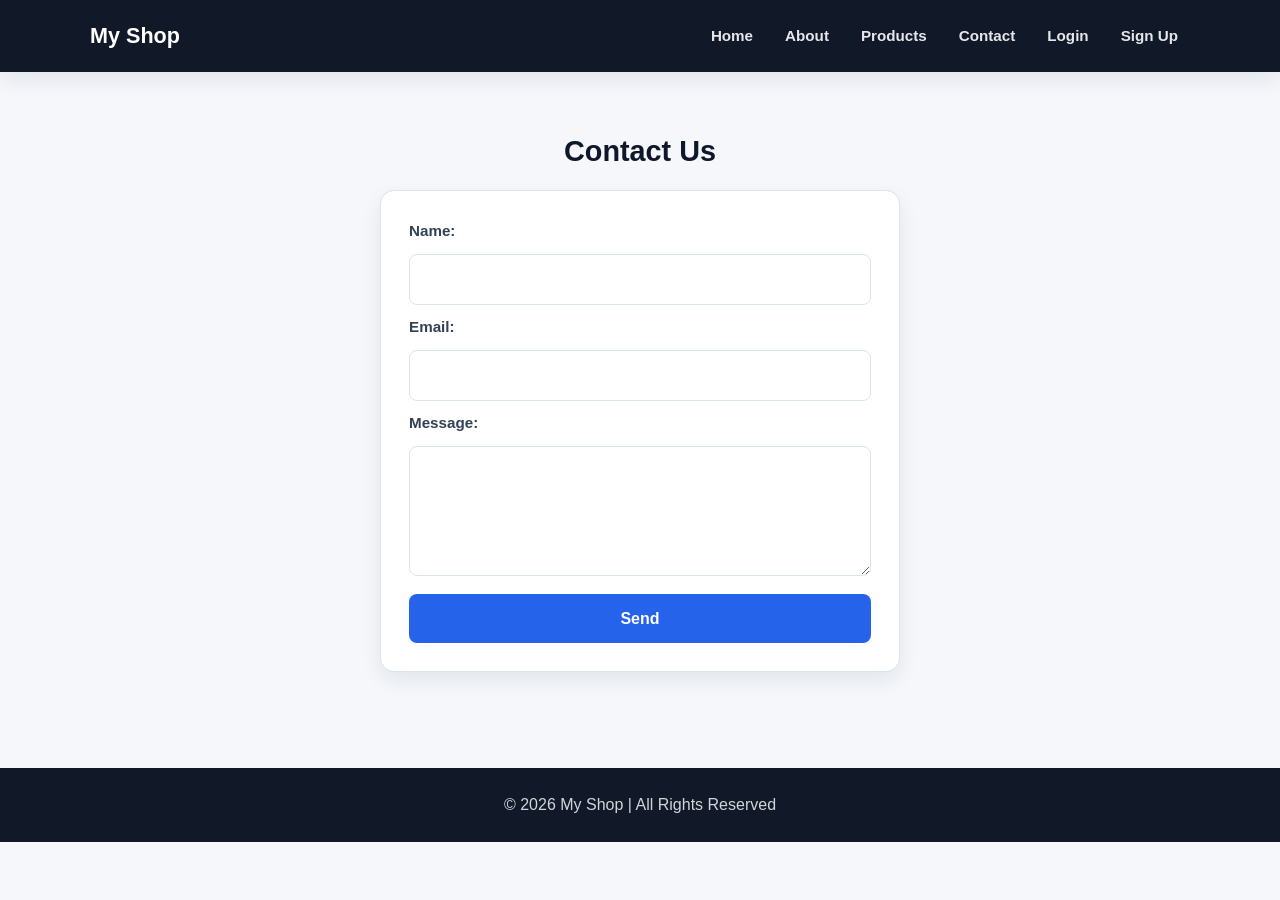
<file: contact.html>
<!DOCTYPE html>
<html lang="en">
<head>
    <meta charset="UTF-8">
    <meta name="viewport" content="width=device-width, initial-scale=1.0">
    <title>Document</title>
    <link rel="stylesheet" href="style.css">

</head>
<body>
    
    <header>
        <div class="logo">My Shop</div>

        <nav>
            <ul>
                <li><a href="#home">Home</a></li>
                <li><a href="#about">About</a></li>
                <li><a href="#products">Products</a></li>
                <li><a href="contact.html">Contact</a></li>
                <li><a href="login.html">Login</a></li>
                <li><a href="signup.html">Sign Up</a></li>
            </ul>
        </nav>
    </header>
    <section id="contact" class="contact">
        <h2>Contact Us</h2>
    
        <form>
            <label>Name:</label>
            <input type="text" required>
    
            <label>Email:</label>
            <input type="email" required>
    
            <label>Message:</label>
            <textarea required></textarea>
    
            <button type="submit">Send</button>
        </form>
    </section>
    <footer>
        <p>&copy; 2026 My Shop | All Rights Reserved</p>
    </footer>
    
    
</body>
</html>
</file>
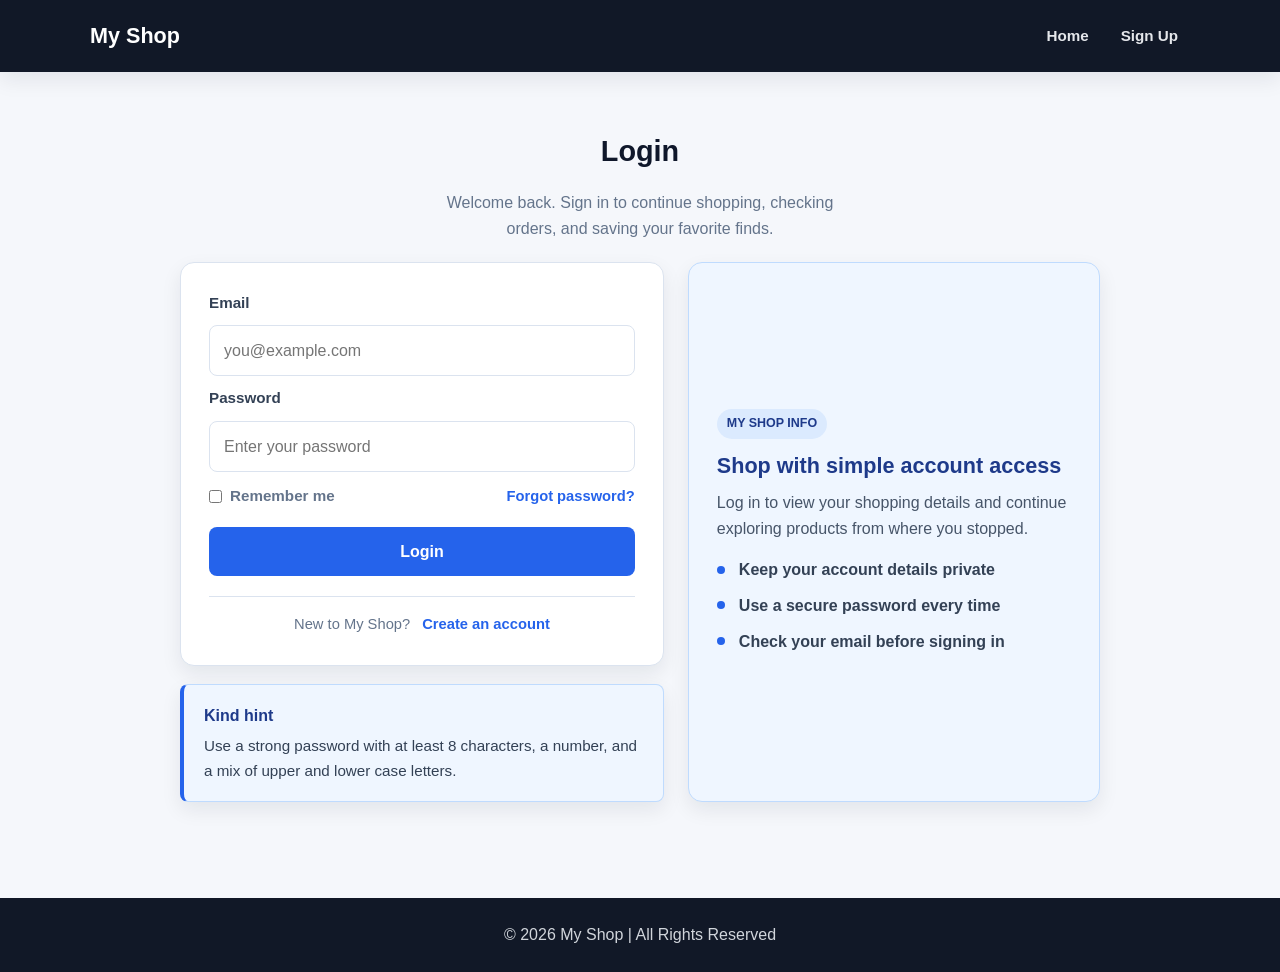
<file: login.html>
<!DOCTYPE html>
<html lang="en">
<head>
    <meta charset="UTF-8">
    <meta name="viewport" content="width=device-width, initial-scale=1.0">
    <title>Login</title>
    <link rel="stylesheet" href="style.css">
</head>
<body>

<header>
    <div class="logo">My Shop</div>

    <nav>
        <ul>
            <li><a href="index.html">Home</a></li>
            <li><a href="signup.html">Sign Up</a></li>
        </ul>
    </nav>
</header>

<section class="auth">
    <h2>Login</h2>
    <p class="auth-intro">Welcome back. Sign in to continue shopping, checking orders, and saving your favorite finds.</p>

    <div class="auth-layout">
        <div class="auth-main">
            <form>
                <label>Email</label>
                <input type="email" placeholder="you@example.com" required>

                <label>Password</label>
                <input type="password" placeholder="Enter your password" required>

                <div class="auth-row">
                    <label class="remember-choice">
                        <input type="checkbox">
                        <span>Remember me</span>
                    </label>
                    <a href="signup.html">Forgot password?</a>
                </div>

                <button type="submit">Login</button>

                <div class="auth-switch">
                    <span>New to My Shop?</span>
                    <a href="signup.html">Create an account</a>
                </div>
            </form>

            <div class="auth-hint">
                <h3>Kind hint</h3>
                <p>Use a strong password with at least 8 characters, a number, and a mix of upper and lower case letters.</p>
            </div>
        </div>

        <div class="auth-side">
            <span class="auth-badge">My Shop info</span>
            <h3>Shop with simple account access</h3>
            <p>Log in to view your shopping details and continue exploring products from where you stopped.</p>
            <ul>
                <li>Keep your account details private</li>
                <li>Use a secure password every time</li>
                <li>Check your email before signing in</li>
            </ul>
        </div>
    </div>
</section>

<footer>
    <p>&copy; 2026 My Shop | All Rights Reserved</p>
</footer>

</body>
</html>
</file>
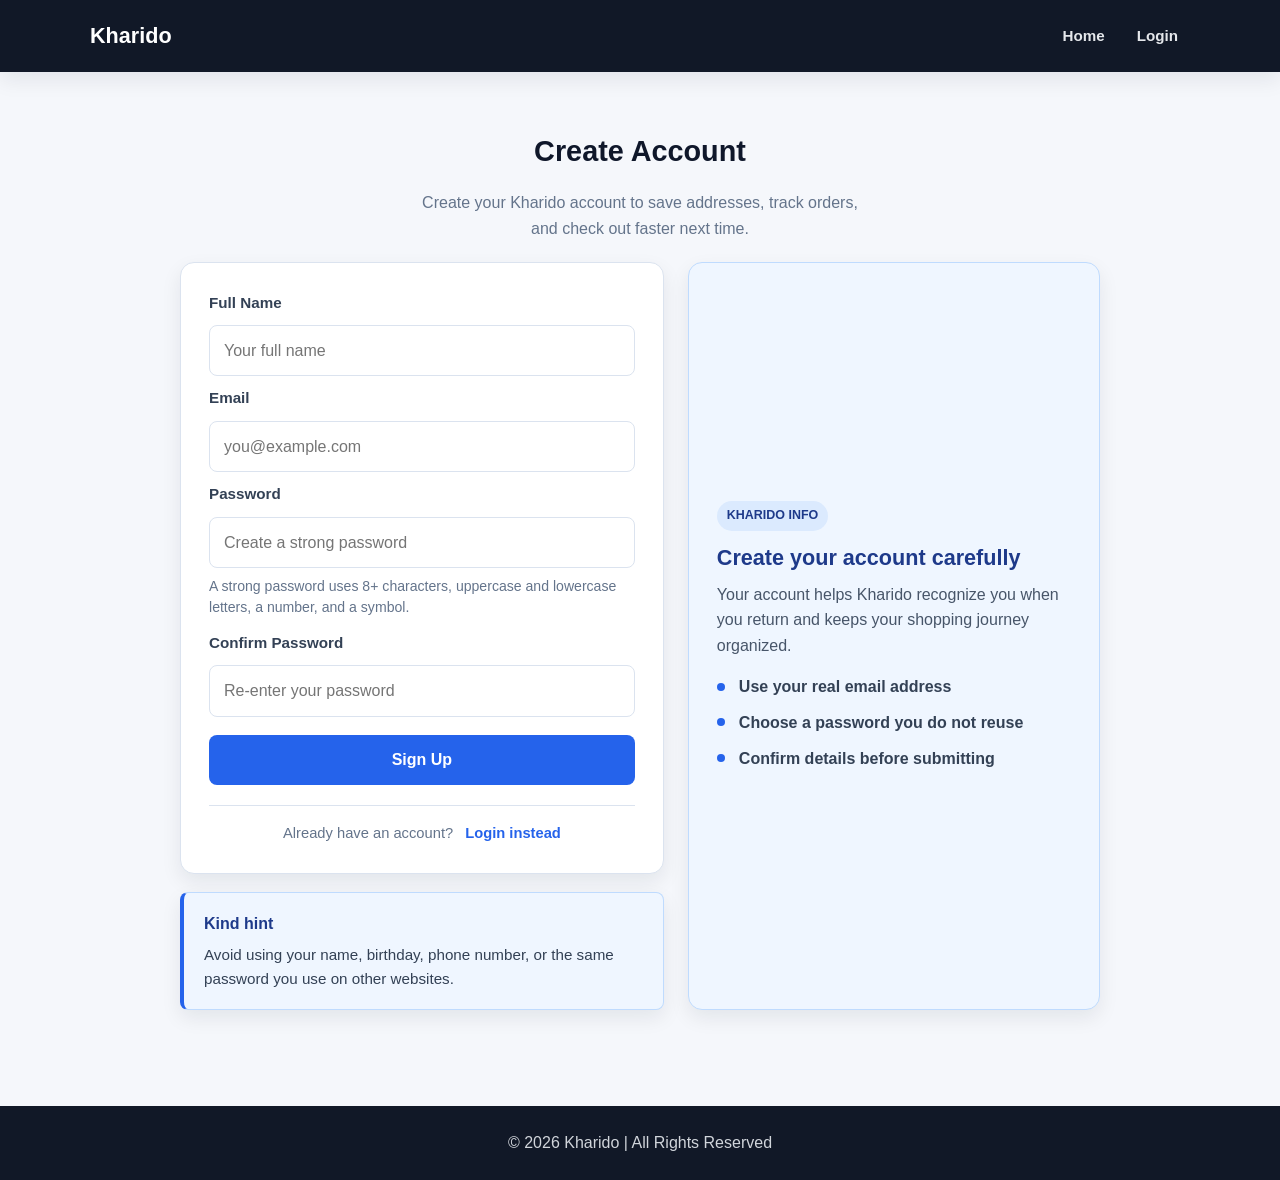
<file: signup.html>
<!DOCTYPE html>
<html lang="en">
<head>
    <meta charset="UTF-8">
    <meta name="viewport" content="width=device-width, initial-scale=1.0">
    <title>Sign Up</title>
    <link rel="stylesheet" href="style.css">
</head>
<body>

<header>
    <div class="logo">Kharido</div>

    <nav>
        <ul>
            <li><a href="index.html">Home</a></li>
            <li><a href="login.html">Login</a></li>
        </ul>
    </nav>
</header>

<section class="auth">
    <h2>Create Account</h2>
    <p class="auth-intro">Create your Kharido account to save addresses, track orders, and check out faster next time.</p>

    <div class="auth-layout">
        <div class="auth-main">
            <form>
                <label>Full Name</label>
                <input type="text" placeholder="Your full name" required>

                <label>Email</label>
                <input type="email" placeholder="you@example.com" required>

                <label>Password</label>
                <input type="password" placeholder="Create a strong password" required>
                <p class="field-hint">A strong password uses 8+ characters, uppercase and lowercase letters, a number, and a symbol.</p>

                <label>Confirm Password</label>
                <input type="password" placeholder="Re-enter your password" required>

                <button type="submit">Sign Up</button>

                <div class="auth-switch">
                    <span>Already have an account?</span>
                    <a href="login.html">Login instead</a>
                </div>
            </form>

            <div class="auth-hint">
                <h3>Kind hint</h3>
                <p>Avoid using your name, birthday, phone number, or the same password you use on other websites.</p>
            </div>
        </div>

        <div class="auth-side">
            <span class="auth-badge">Kharido info</span>
            <h3>Create your account carefully</h3>
            <p>Your account helps Kharido recognize you when you return and keeps your shopping journey organized.</p>
            <ul>
                <li>Use your real email address</li>
                <li>Choose a password you do not reuse</li>
                <li>Confirm details before submitting</li>
            </ul>
        </div>
    </div>
</section>

<footer>
    <p>&copy; 2026 Kharido | All Rights Reserved</p>
</footer>

</body>
</html>
</file>
<file: style.css>
/* =========================
   Theme
========================= */
:root {
  --color-bg: #f5f7fb;
  --color-surface: #ffffff;
  --color-text: #1f2937;
  --color-muted: #64748b;
  --color-primary: #2563eb;
  --color-primary-dark: #1d4ed8;
  --color-accent: #f97316;
  --color-border: #dbe3ef;
  --shadow-sm: 0 8px 20px rgba(15, 23, 42, 0.08);
  --shadow-md: 0 16px 40px rgba(15, 23, 42, 0.12);
  --radius-sm: 8px;
  --radius-md: 14px;
  --container: 1100px;
}

/* =========================
   Base
========================= */
* {
  box-sizing: border-box;
}

html {
  scroll-behavior: smooth;
}

body {
  min-height: 100vh;
  margin: 0;
  color: var(--color-text);
  background: var(--color-bg);
  font-family: Arial, Helvetica, sans-serif;
  line-height: 1.6;
}

img {
  display: block;
  max-width: 100%;
}

a {
  color: inherit;
}

h1,
h2,
h3,
p {
  margin-top: 0;
}

h1 {
  margin-bottom: 10px;
  font-size: clamp(2rem, 4vw, 3.4rem);
  line-height: 1.1;
}

h2 {
  margin-bottom: 16px;
  color: #0f172a;
  font-size: 1.8rem;
}

h3 {
  margin-bottom: 6px;
  font-size: 1.12rem;
}

section {
  width: min(var(--container), calc(100% - 32px));
  margin: 0 auto;
  padding: 56px 0;
}

/* =========================
   Header / Navigation
========================= */
header {
  position: sticky;
  top: 0;
  z-index: 10;
  display: flex;
  align-items: center;
  justify-content: space-between;
  gap: 24px;
  padding: 16px max(20px, calc((100% - var(--container)) / 2));
  color: #ffffff;
  background: #111827;
  box-shadow: var(--shadow-sm);
}

.logo {
  font-size: 1.35rem;
  font-weight: 800;
  letter-spacing: 0;
}

nav ul {
  display: flex;
  flex-wrap: wrap;
  justify-content: flex-end;
  gap: 8px;
  margin: 0;
  padding: 0;
  list-style: none;
}

nav a {
  display: inline-flex;
  align-items: center;
  min-height: 38px;
  padding: 8px 12px;
  border-radius: var(--radius-sm);
  color: #e5e7eb;
  font-size: 0.95rem;
  font-weight: 700;
  text-decoration: none;
  transition: background-color 0.2s ease, color 0.2s ease;
}

nav a:hover,
nav a:focus {
  color: #ffffff;
  background: rgba(255, 255, 255, 0.12);
  outline: none;
}

/* =========================
   Hero
========================= */
.hero {
  display: grid;
  grid-template-columns: minmax(260px, 0.95fr) minmax(280px, 1.05fr);
  align-items: center;
  gap: 36px;
  width: 100%;
  max-width: none;
  min-height: 520px;
  margin: 0;
  padding: 72px max(20px, calc((100% - var(--container)) / 2));
  color: #ffffff;
  background:
    linear-gradient(120deg, rgba(15, 23, 42, 0.88), rgba(37, 99, 235, 0.7)),
    #1f2937;
}

.hero img {
  grid-row: 1 / span 2;
  grid-column: 2;
  width: 100%;
  height: min(360px, 48vw);
  border: 6px solid rgba(255, 255, 255, 0.25);
  border-radius: var(--radius-md);
  object-fit: cover;
  box-shadow: var(--shadow-md);
}

.hero h1,
.hero p {
  grid-column: 1;
  max-width: 560px;
}

.hero p {
  margin-bottom: 0;
  color: #e0ecff;
  font-size: 1.1rem;
}

/* =========================
   About
========================= */
.about {
  max-width: 860px;
  text-align: center;
}

.about p {
  color: var(--color-muted);
  font-size: 1.03rem;
}

.about strong {
  color: var(--color-primary);
}

/* =========================
   Products
========================= */
.products h2 {
  text-align: center;
}

.product-grid {
  display: grid;
  grid-template-columns: repeat(3, minmax(0, 1fr));
  gap: 24px;
}

.product-card {
  overflow: hidden;
  border: 1px solid var(--color-border);
  border-radius: var(--radius-md);
  background: var(--color-surface);
  box-shadow: var(--shadow-sm);
  transition: transform 0.2s ease, box-shadow 0.2s ease;
}

.product-card:hover {
  transform: translateY(-6px);
  box-shadow: var(--shadow-md);
}

.product-card img {
  width: 100%;
  aspect-ratio: 4 / 3;
  object-fit: cover;
  background: #e5e7eb;
}

.product-card h3,
.product-card p,
.product-card .price {
  margin-right: 18px;
  margin-left: 18px;
}

.product-card h3 {
  margin-top: 18px;
}

.product-card p {
  min-height: 48px;
  color: var(--color-muted);
}

.price {
  display: inline-block;
  margin-bottom: 20px;
  color: var(--color-accent);
  font-size: 1.15rem;
  font-weight: 800;
}

/* =========================
   Forms
========================= */
.contact,
.auth {
  max-width: 520px;
}

.auth {
  max-width: 920px;
}

.contact h2,
.auth h2 {
  text-align: center;
}

.auth-intro {
  max-width: 440px;
  margin: 0 auto 20px;
  color: var(--color-muted);
  text-align: center;
}

.auth-layout {
  display: grid;
  grid-template-columns: minmax(0, 1.08fr) minmax(240px, 0.92fr);
  align-items: stretch;
  gap: 24px;
}

.auth-main {
  min-width: 0;
}

.contact form,
.auth form {
  display: flex;
  flex-direction: column;
  gap: 10px;
  padding: 28px;
  border: 1px solid var(--color-border);
  border-radius: var(--radius-md);
  background: var(--color-surface);
  box-shadow: var(--shadow-sm);
}

.auth-side {
  display: flex;
  flex-direction: column;
  justify-content: center;
  min-height: 100%;
  padding: 28px;
  border: 1px solid #bfdbfe;
  border-radius: var(--radius-md);
  background: #eff6ff;
  box-shadow: var(--shadow-sm);
}

.auth-side h3 {
  margin-bottom: 10px;
  color: #1e3a8a;
  font-size: 1.35rem;
  line-height: 1.25;
}

.auth-side p {
  margin-bottom: 16px;
  color: #475569;
}

.auth-side ul {
  display: grid;
  gap: 10px;
  margin: 0;
  padding: 0;
  list-style: none;
}

.auth-side li {
  position: relative;
  padding-left: 22px;
  color: #334155;
  font-weight: 700;
}

.auth-side li::before {
  position: absolute;
  top: 0.52em;
  left: 0;
  width: 8px;
  height: 8px;
  border-radius: 50%;
  background: var(--color-primary);
  content: "";
}

.auth-badge {
  align-self: flex-start;
  margin-bottom: 14px;
  padding: 5px 10px;
  border-radius: 999px;
  color: #1e3a8a;
  background: #dbeafe;
  font-size: 0.78rem;
  font-weight: 800;
  text-transform: uppercase;
}

label {
  color: #334155;
  font-size: 0.95rem;
  font-weight: 700;
}

input,
textarea {
  width: 100%;
  padding: 12px 14px;
  border: 1px solid var(--color-border);
  border-radius: var(--radius-sm);
  color: var(--color-text);
  font: inherit;
  background: #ffffff;
  transition: border-color 0.2s ease, box-shadow 0.2s ease;
}

input[type="checkbox"] {
  width: auto;
  margin: 0;
  accent-color: var(--color-primary);
}

textarea {
  min-height: 130px;
  resize: vertical;
}

input:focus,
textarea:focus {
  border-color: var(--color-primary);
  box-shadow: 0 0 0 4px rgba(37, 99, 235, 0.14);
  outline: none;
}

button,
.btn {
  display: inline-flex;
  align-items: center;
  justify-content: center;
  min-height: 44px;
  margin-top: 8px;
  padding: 12px 18px;
  border: 0;
  border-radius: var(--radius-sm);
  color: #ffffff;
  background: var(--color-primary);
  font: inherit;
  font-weight: 800;
  text-decoration: none;
  cursor: pointer;
  transition: background-color 0.2s ease, transform 0.2s ease, border-color 0.2s ease;
}

button:hover,
.btn:hover {
  background: var(--color-primary-dark);
  transform: translateY(-1px);
}

.btn-outline {
  border: 1px solid var(--color-primary);
  color: var(--color-primary);
  background: transparent;
}

.btn-outline:hover {
  color: #ffffff;
  background: var(--color-primary);
}

.auth-row,
.auth-switch {
  display: flex;
  align-items: center;
  justify-content: space-between;
  gap: 12px;
  color: var(--color-muted);
  font-size: 0.92rem;
}

.auth-row {
  margin-top: 2px;
}

.remember-choice {
  display: inline-flex;
  align-items: center;
  gap: 8px;
  color: var(--color-muted);
  font-weight: 600;
}

.auth-row a,
.auth-switch a {
  color: var(--color-primary);
  font-weight: 800;
  text-decoration: none;
}

.auth-row a:hover,
.auth-row a:focus,
.auth-switch a:hover,
.auth-switch a:focus {
  color: var(--color-primary-dark);
  text-decoration: underline;
}

.auth-switch {
  justify-content: center;
  flex-wrap: wrap;
  margin-top: 10px;
  padding-top: 16px;
  border-top: 1px solid var(--color-border);
}

.field-hint {
  margin: -2px 0 4px;
  color: var(--color-muted);
  font-size: 0.88rem;
  line-height: 1.45;
}

.auth-hint {
  margin-top: 18px;
  padding: 18px 20px;
  border: 1px solid #bfdbfe;
  border-left: 4px solid var(--color-primary);
  border-radius: var(--radius-sm);
  background: #eff6ff;
  box-shadow: var(--shadow-sm);
}

.auth-hint h3 {
  margin-bottom: 6px;
  color: #1e3a8a;
  font-size: 1rem;
}

.auth-hint p {
  margin-bottom: 0;
  color: #334155;
  font-size: 0.95rem;
}

/* =========================
   Categories
========================= */
.categories h2 {
  text-align: center;
}

.category-grid {
  display: grid;
  grid-template-columns: repeat(3, minmax(0, 1fr));
  gap: 20px;
}

.category-card {
  display: block;
  padding: 24px;
  border: 1px solid var(--color-border);
  border-radius: var(--radius-md);
  color: var(--color-text);
  background: var(--color-surface);
  box-shadow: var(--shadow-sm);
  text-decoration: none;
  transition: transform 0.2s ease, box-shadow 0.2s ease;
}

.category-card:hover {
  transform: translateY(-4px);
  box-shadow: var(--shadow-md);
}

.category-card h3 {
  margin-top: 0;
  margin-bottom: 8px;
  color: var(--color-primary-dark);
}

.category-card p {
  margin-bottom: 0;
  color: var(--color-muted);
}

/* =========================
   Category Pages
========================= */
.category-page {
  padding-bottom: 20px;
}

.category-hero {
  display: grid;
  grid-template-columns: 1.2fr 0.8fr;
  gap: 24px;
  align-items: center;
  padding: 44px;
  border-radius: 24px;
  background: linear-gradient(135deg, rgba(37, 99, 235, 0.12), rgba(249, 115, 22, 0.15));
  box-shadow: var(--shadow-sm);
}

.eyebrow {
  display: inline-block;
  margin-bottom: 10px;
  padding: 6px 10px;
  border-radius: 999px;
  color: var(--color-primary-dark);
  background: rgba(255, 255, 255, 0.85);
  font-size: 0.8rem;
  font-weight: 800;
  letter-spacing: 0.08em;
  text-transform: uppercase;
}

.category-hero-content h1 {
  margin-bottom: 10px;
}

.category-hero-content p {
  color: var(--color-muted);
  font-size: 1.02rem;
}

.cta-row {
  display: flex;
  flex-wrap: wrap;
  gap: 10px;
}

.category-hero-card {
  padding: 24px;
  border: 1px solid rgba(37, 99, 235, 0.16);
  border-radius: var(--radius-md);
  background: rgba(255, 255, 255, 0.85);
}

.category-hero-card h3 {
  margin-bottom: 8px;
}

.category-hero-card ul {
  margin: 0;
  padding-left: 18px;
  color: var(--color-muted);
}

.category-hero-card li+li {
  margin-top: 8px;
}

/* =========================
   Cart Page
========================= */
.cart-page {
  max-width: 1080px;
  margin: 0 auto;
  padding: 40px 0 60px;
}

.cart-layout {
  display: grid;
  grid-template-columns: 1.6fr 0.8fr;
  gap: 24px;
  align-items: start;
}

.cart-list {
  display: grid;
  gap: 16px;
}

.cart-item {
  display: flex;
  gap: 16px;
  align-items: center;
  padding: 16px;
  border: 1px solid var(--color-border);
  border-radius: var(--radius-md);
  background: var(--color-surface);
  box-shadow: var(--shadow-sm);
}

.cart-item img {
  width: 140px;
  height: 110px;
  border-radius: var(--radius-sm);
  object-fit: cover;
}

.item-info h3 {
  margin-bottom: 6px;
}

.item-info p {
  margin-bottom: 8px;
  color: var(--color-muted);
}

.cart-summary {
  padding: 24px;
  border: 1px solid var(--color-border);
  border-radius: var(--radius-md);
  background: var(--color-surface);
  box-shadow: var(--shadow-sm);
}

.total {
  display: flex;
  justify-content: space-between;
  margin: 16px 0 10px;
  padding-top: 12px;
  border-top: 1px solid var(--color-border);
  font-weight: 800;
}

/* =========================
   Footer
========================= */
footer {
  margin-top: 40px;
  padding: 24px 16px;
  color: #d1d5db;
  text-align: center;
  background: #111827;
}

footer p {
  margin: 0;
}

/* =========================
   Responsive
========================= */
@media (max-width: 820px) {
  header {
    align-items: flex-start;
    flex-direction: column;
  }

  nav ul {
    justify-content: flex-start;
  }

  .hero {
    grid-template-columns: 1fr;
    min-height: auto;
    padding-top: 48px;
    padding-bottom: 48px;
  }

  .hero img {
    grid-row: 3;
    grid-column: auto;
    height: auto;
    max-height: 280px;
  }

  .hero h1 {
    grid-row: 1;
  }

  .hero p {
    grid-row: 2;
  }

  .product-grid,
  .category-grid {
    grid-template-columns: repeat(2, minmax(0, 1fr));
  }

  .category-hero,
  .cart-layout {
    grid-template-columns: 1fr;
  }

  .auth-layout {
    grid-template-columns: 1fr;
  }
}

@media (max-width: 560px) {
  section {
    width: min(100% - 24px, var(--container));
    padding: 40px 0;
  }

  header {
    padding: 14px 12px;
  }

  nav a {
    min-height: 34px;
    padding: 6px 9px;
    font-size: 0.88rem;
  }

  .hero {
    padding-right: 12px;
    padding-left: 12px;
  }

  .product-grid,
  .category-grid {
    grid-template-columns: 1fr;
  }

  .category-hero {
    padding: 24px;
  }

  .cart-item {
    flex-direction: column;
    align-items: flex-start;
  }

  .contact form,
  .auth form {
    padding: 20px;
  }

  .auth-row {
    align-items: flex-start;
    flex-direction: column;
  }
}
</file>
